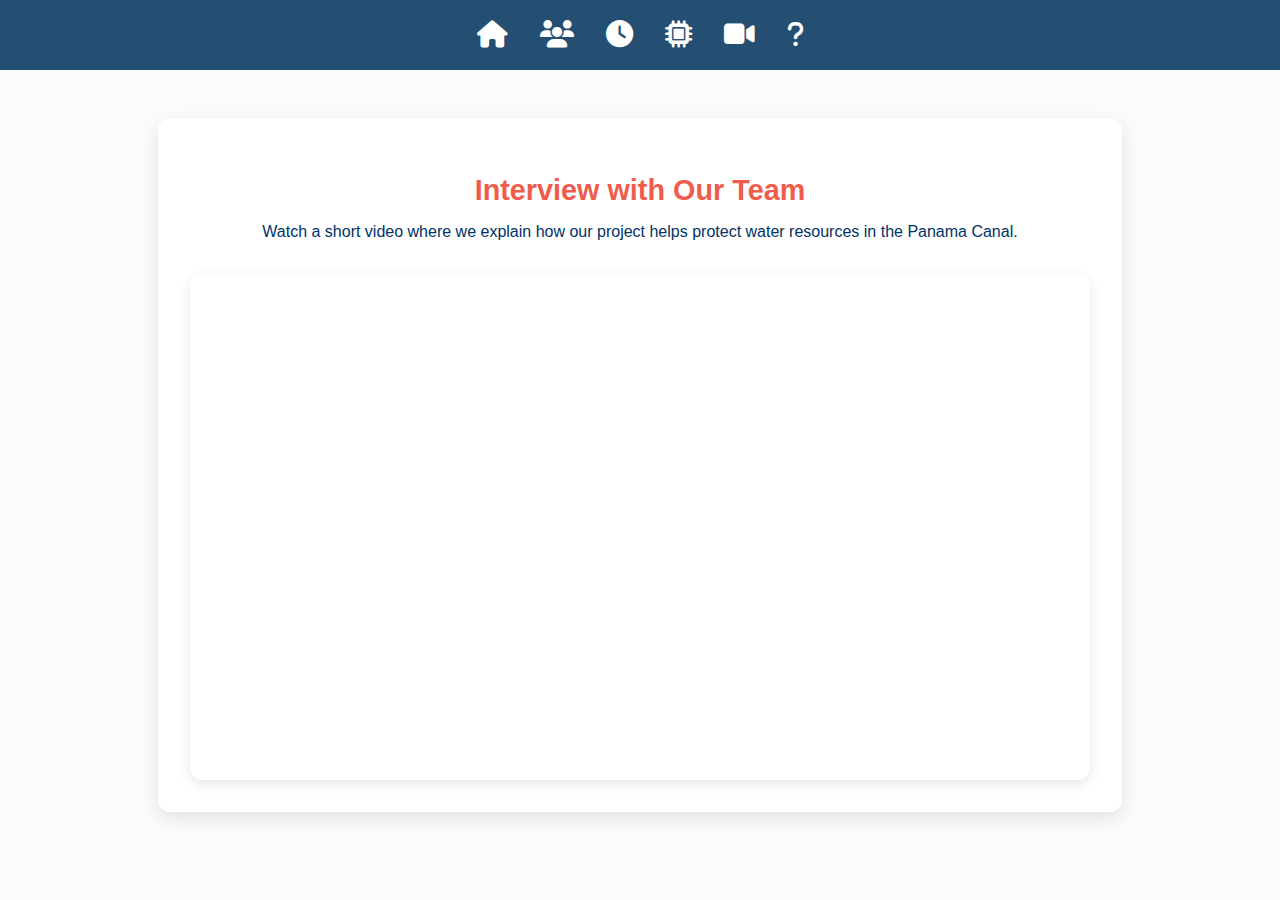
<file: interview.html>
<!DOCTYPE html>
<html lang="en">
<head>
  <meta charset="UTF-8">
  <meta name="viewport" content="width=device-width, initial-scale=1.0">
  <title>Interview - TECH FLOW</title>
  <link rel="stylesheet" href="https://cdnjs.cloudflare.com/ajax/libs/font-awesome/6.4.0/css/all.min.css">
  <link rel="stylesheet" href="interview.css">
</head>
<body>

  <nav class="navbar">
    <a href="index.html" title="Home"><i class="fas fa-home"></i></a>
    <a href="team.html" title="Our Team"><i class="fas fa-users"></i></a>
    <a href="timeline.html" title="Timeline"><i class="fas fa-clock"></i></a>
    <a href="tech.html" title="Smart Water Tech"><i class="fas fa-microchip"></i></a>
    <a href="interview.html" title="Interview Video"><i class="fas fa-video"></i></a>
    <a href="quiz.html" title="Quiz"><i class="fas fa-question"></i></a>
  </nav>

  <section class="interview-section">
    <h2>Interview with Our Team</h2>
    <p>Watch a short video where we explain how our project helps protect water resources in the Panama Canal.</p>

    <div class="video-container">
      <iframe width="100%" height="480" 
        src="https://www.youtube.com/embed/itZbWSFUWHI" 
        title="TECH FLOW Interview" 
        frameborder="0" 
        allow="accelerometer; autoplay; clipboard-write; encrypted-media; gyroscope; picture-in-picture; web-share" 
        allowfullscreen>
      </iframe>
    </div>
  </section>

</body>
</html>
</file>
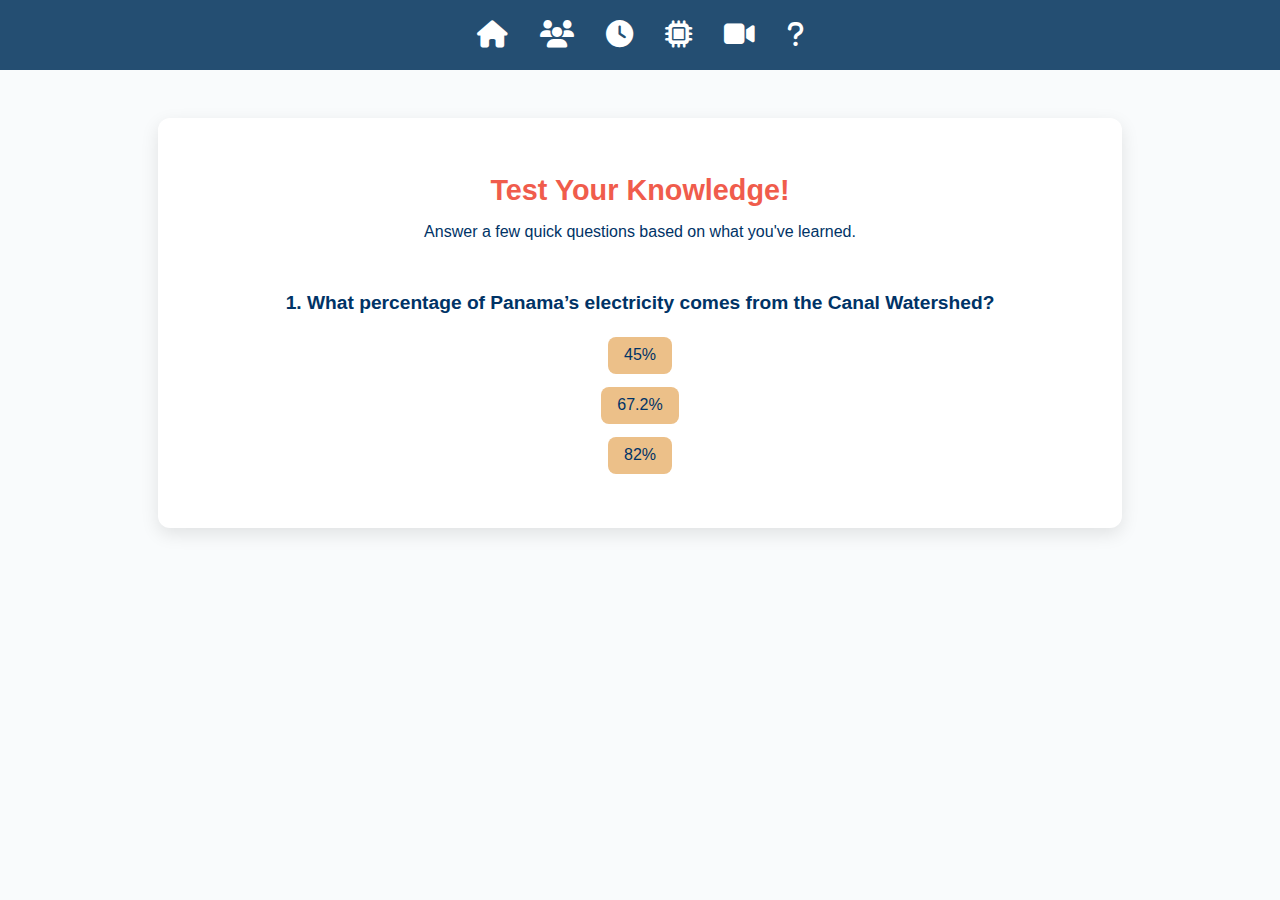
<file: quiz.html>
<!DOCTYPE html>
<html lang="en">
<head>
  <meta charset="UTF-8" />
  <meta name="viewport" content="width=device-width, initial-scale=1.0" />
  <title>Quiz - TECH FLOW</title>
  <link rel="stylesheet" href="https://cdnjs.cloudflare.com/ajax/libs/font-awesome/6.4.0/css/all.min.css" />
  <link rel="stylesheet" href="quiz.css" />
</head>
<body>

  <nav class="navbar">
    <a href="index.html" title="Home"><i class="fas fa-home"></i></a>
    <a href="team.html" title="Our Team"><i class="fas fa-users"></i></a>
    <a href="timeline.html" title="Timeline"><i class="fas fa-clock"></i></a>
    <a href="tech.html" title="Smart Water Tech"><i class="fas fa-microchip"></i></a>
    <a href="interview.html" title="Interview Video"><i class="fas fa-video"></i></a>
    <a href="quiz.html" title="Quiz"><i class="fas fa-question"></i></a>
  </nav>

  <section class="quiz-section">
    <h2>Test Your Knowledge!</h2>
    <p>Answer a few quick questions based on what you've learned.</p>

    <div class="quiz-container">
      <div class="question">
        <h3>1. What percentage of Panama’s electricity comes from the Canal Watershed?</h3>
        <ul>
          <li><button onclick="checkAnswer(this, false)">45%</button></li>
          <li><button onclick="checkAnswer(this, true)">67.2%</button></li>
          <li><button onclick="checkAnswer(this, false)">82%</button></li>
        </ul>
      </div>

      <div class="question">
        <h3>2. What is the main reason for the drop in water levels in recent years?</h3>
        <ul>
          <li><button onclick="checkAnswer(this, false)">Infrastructure problems</button></li>
          <li><button onclick="checkAnswer(this, true)">Climate change and reduced rainfall</button></li>
          <li><button onclick="checkAnswer(this, false)">Ship traffic</button></li>
        </ul>
      </div>

      <div class="question">
        <h3>3. What is the name of the lake where the Recycling Tank System will be focused?</h3>
        <ul>
          <li><button onclick="checkAnswer(this, false)">Miraflores Lake</button></li>
          <li><button onclick="checkAnswer(this, false)">Bayano Lake</button></li>
          <li><button onclick="checkAnswer(this, true)">Gatun Lake</button></li>
        </ul>
      </div>

      <div class="question">
        <h3>4. Which of the following is a goal of the Recycling Tank System?</h3>
        <ul>
          <li><button onclick="checkAnswer(this, false)">Increase ship size</button></li>
          <li><button onclick="checkAnswer(this, false)">Replace hydroelectric dams</button></li>
          <li><button onclick="checkAnswer(this, true)">Improve water reuse efficiency</button></li>
        </ul>
      </div>
    </div>
  </section>

  <script>
    function checkAnswer(button, isCorrect) {
      if (button.classList.contains('answered')) return;
      button.classList.add('answered');
      button.style.backgroundColor = isCorrect ? '#4CAF50' : '#F05C4C';
    }
  </script>

    <!-- al final de tu quiz.html -->
    <script src="quiz.js"></script>
  </body>
  </html>
  

</body>
</html>
</file>
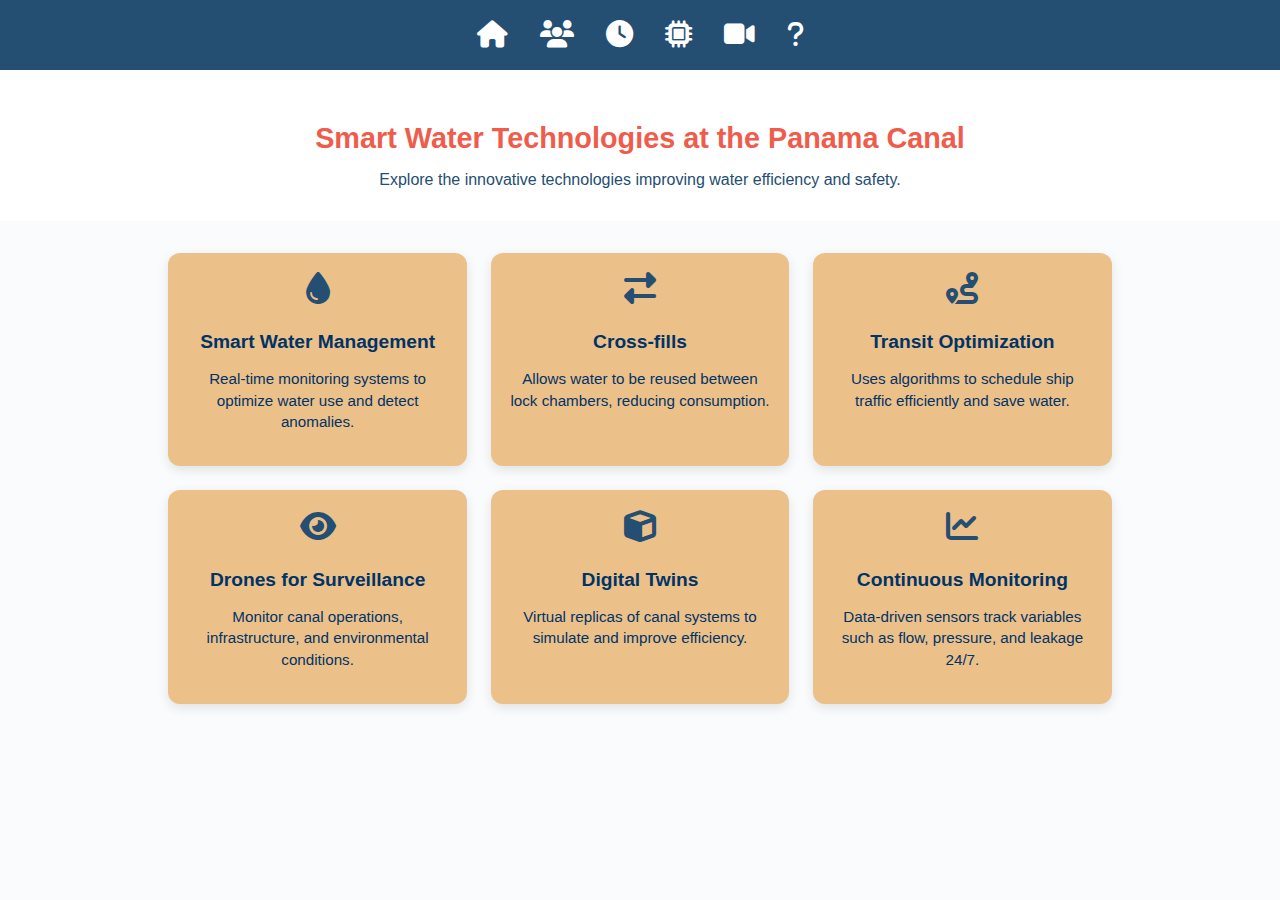
<file: tech.html>
<!DOCTYPE html>
<html lang="en">
<head>
  <meta charset="UTF-8">
  <meta name="viewport" content="width=device-width, initial-scale=1.0">
  <title>Smart Water Technologies</title>
  <link rel="stylesheet" href="https://cdnjs.cloudflare.com/ajax/libs/font-awesome/6.4.0/css/all.min.css">
  <link rel="stylesheet" href="tech.css">
</head>
<body>

  <nav class="navbar">
    <a href="index.html" title="Home"><i class="fas fa-home"></i></a>
    <a href="team.html" title="Our Team"><i class="fas fa-users"></i></a>
    <a href="timeline.html" title="Timeline"><i class="fas fa-clock"></i></a>
    <a href="tech.html" title="Smart Water Tech"><i class="fas fa-microchip"></i></a>
    <a href="interview.html" title="Interview Video"><i class="fas fa-video"></i></a>
    <a href="quiz.html" title="Quiz"><i class="fas fa-question"></i></a>
  </nav>

  <section class="tech-intro">
    <h1>Smart Water Technologies at the Panama Canal</h1>
    <p>Explore the innovative technologies improving water efficiency and safety.</p>
  </section>

  <section class="tech-cards">
    <div class="tech-card">
      <i class="fas fa-tint"></i>
      <h3>Smart Water Management</h3>
      <p>Real-time monitoring systems to optimize water use and detect anomalies.</p>
    </div>

    <div class="tech-card">
      <i class="fas fa-exchange-alt"></i>
      <h3>Cross-fills</h3>
      <p>Allows water to be reused between lock chambers, reducing consumption.</p>
    </div>

    <div class="tech-card">
      <i class="fas fa-route"></i>
      <h3>Transit Optimization</h3>
      <p>Uses algorithms to schedule ship traffic efficiently and save water.</p>
    </div>

    <div class="tech-card">
      <i class="fas fa-eye"></i>
      <h3>Drones for Surveillance</h3>      
      <p>Monitor canal operations, infrastructure, and environmental conditions.</p>
    </div>

    <div class="tech-card">
      <i class="fas fa-cube"></i>
      <h3>Digital Twins</h3>
      <p>Virtual replicas of canal systems to simulate and improve efficiency.</p>
    </div>

    <div class="tech-card">
      <i class="fas fa-chart-line"></i>
      <h3>Continuous Monitoring</h3>
      <p>Data-driven sensors track variables such as flow, pressure, and leakage 24/7.</p>
    </div>
  </section>

</body>
</html>
</file>
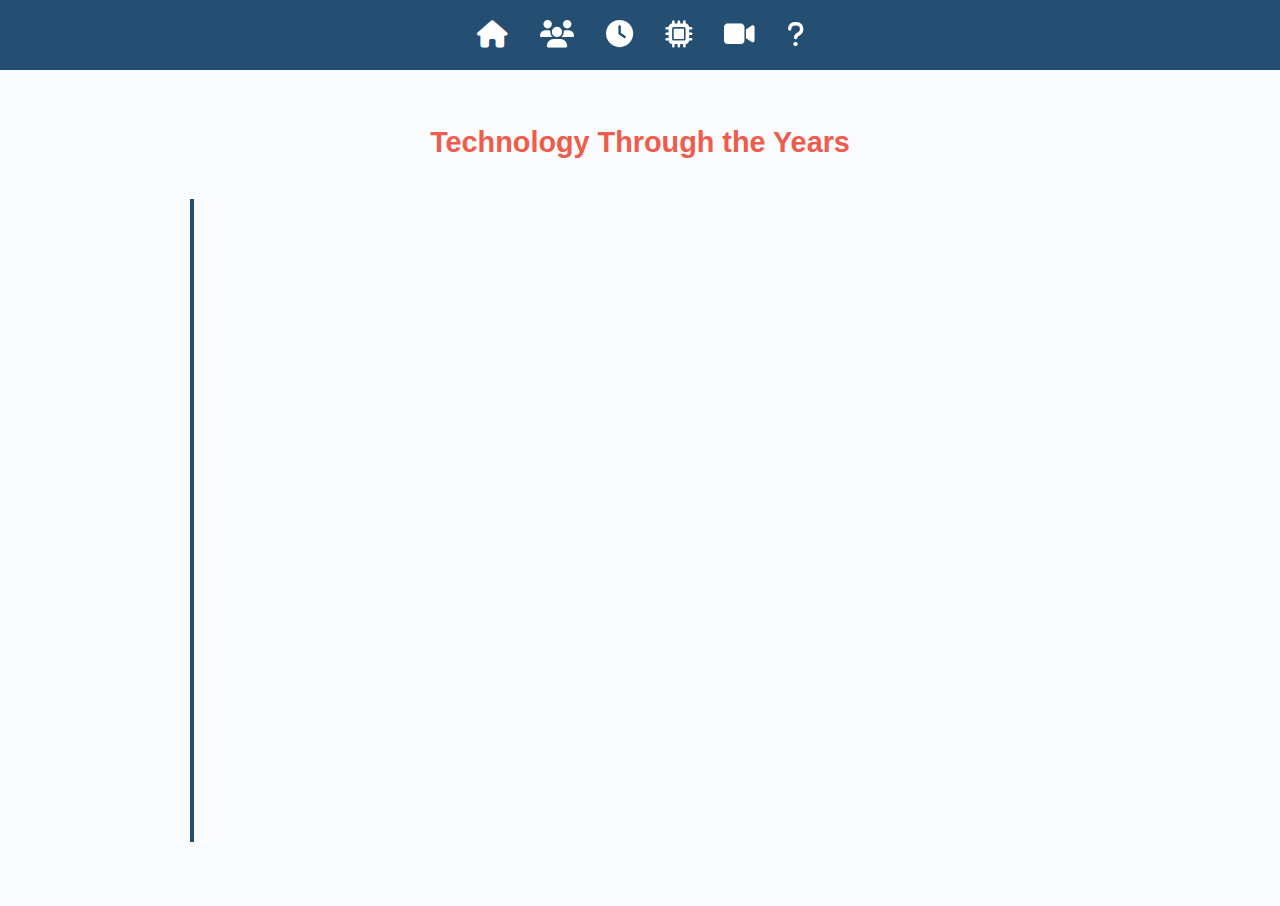
<file: timeline.html>
<!DOCTYPE html>
<html lang="en">
<head>
  <meta charset="UTF-8">
  <meta name="viewport" content="width=device-width, initial-scale=1.0">
  <title>Timeline - TECH FLOW</title>
  <link rel="stylesheet" href="https://cdnjs.cloudflare.com/ajax/libs/font-awesome/6.4.0/css/all.min.css">
  <link rel="stylesheet" href="timeline.css">
</head>
<body>

  <!-- Navbar -->
  <nav class="navbar">
    <a href="index.html" title="Home"><i class="fas fa-home"></i></a>
    <a href="team.html" title="Our Team"><i class="fas fa-users"></i></a>
    <a href="timeline.html" title="Timeline"><i class="fas fa-clock"></i></a>
    <a href="tech.html" title="Smart Water Tech"><i class="fas fa-microchip"></i></a>
    <a href="interview.html" title="Interview Video"><i class="fas fa-video"></i></a>
    <a href="quiz.html" title="Quiz"><i class="fas fa-question"></i></a>
  </nav>

  <!-- Timeline Section -->
  <section class="timeline-section">
    <h2>Technology Through the Years</h2>
    <div class="timeline-container">
      <div class="timeline-item">
        <div class="timeline-content">
          <h3>1914</h3>
          <p>Canal opens with gravity-based water use and mechanical controls.</p>
        </div>
      </div>
      <div class="timeline-item">
        <div class="timeline-content">
          <h3>1960s</h3>
          <p>Radar systems introduced for safer navigation and traffic control.</p>
        </div>
      </div>
      <div class="timeline-item">
        <div class="timeline-content">
          <h3>2000</h3>
          <p>Panama assumes control and initiates modernization plans.</p>
        </div>
      </div>
      <div class="timeline-item">
        <div class="timeline-content">
          <h3>2016</h3>
          <p>Expansion adds new locks with water-saving Cross-Fill systems.</p>
        </div>
      </div>
      <div class="timeline-item">
        <div class="timeline-content">
          <h3>2019</h3>
          <p>AI-powered scheduling improves transit efficiency.</p>
        </div>
      </div>
      <div class="timeline-item">
        <div class="timeline-content">
          <h3>2023</h3>
          <p>Digital Twins and Drones enhance monitoring and planning.</p>
        </div>
      </div>
    </div>
  </section>

</body>
</html>
</file>
<file: interview.css>
:root {
    --coral: #F05C4C;
    --navy: #244E72;
    --gold: #ECC089;
    --light: #F9FBFC;
    --darkblue: #003366;
    --white: #ffffff;
  }
  
  body {
    margin: 0;
    padding: 0;
    font-family: 'Arial', sans-serif;
    background-color: var(--light);
    color: var(--darkblue);
  }
  
  .navbar {
    display: flex;
    justify-content: center;
    align-items: center;
    padding: 1.2rem 1rem;
    background-color: var(--navy);
    position: sticky;
    top: 0;
    z-index: 1000;
    gap: 2rem;
  }
  
  .navbar a {
    color: var(--white);
    font-size: 1.7rem;
    position: relative;
    text-decoration: none;
    transition: 0.3s;
  }
  
  .navbar a:hover {
    color: var(--coral);
  }
  
  .navbar a::after {
    content: attr(title);
    position: absolute;
    bottom: -1.8rem;
    left: 50%;
    transform: translateX(-50%);
    background-color: white;
    color: var(--navy);
    padding: 3px 8px;
    font-size: 0.7rem;
    border-radius: 5px;
    opacity: 0;
    transition: opacity 0.3s;
  }
  
  .navbar a:hover::after {
    opacity: 1;
  }
  
  .interview-section {
    max-width: 900px;
    margin: 3rem auto;
    padding: 2rem;
    background-color: var(--white);
    border-radius: 12px;
    box-shadow: 0 6px 18px rgba(0,0,0,0.1);
    text-align: center;
  }
  
  .interview-section h2 {
    font-size: 1.8rem;
    color: var(--coral);
    margin-bottom: 1rem;
  }
  
  .interview-section p {
    font-size: 1rem;
    color: var(--darkblue);
    margin-bottom: 2rem;
  }
  
  .video-container {
    position: relative;
    padding-bottom: 56.25%; /* 16:9 aspect ratio */
    height: 0;
    overflow: hidden;
    border-radius: 12px;
    box-shadow: 0 4px 12px rgba(0,0,0,0.1);
  }
  
  .video-container iframe {
    position: absolute;
    top: 0;
    left: 0;
    width: 100%;
    height: 100%;
    border: none;
  }
</file>
<file: quiz.css>
:root {
    --coral: #F05C4C;
    --navy: #244E72;
    --gold: #ECC089;
    --light: #F9FBFC;
    --darkblue: #003366;
    --white: #ffffff;
  }
  
  body {
    margin: 0;
    padding: 0;
    font-family: 'Arial', sans-serif;
    background-color: var(--light);
    color: var(--darkblue);
  }
  
  .navbar {
    display: flex;
    justify-content: center;
    align-items: center;
    padding: 1.2rem 1rem;
    background-color: var(--navy);
    position: sticky;
    top: 0;
    z-index: 1000;
    gap: 2rem;
  }
  
  .navbar a {
    color: var(--white);
    font-size: 1.7rem;
    position: relative;
    text-decoration: none;
    transition: 0.3s;
  }
  
  .navbar a:hover {
    color: var(--coral);
  }
  
  .navbar a::after {
    content: attr(title);
    position: absolute;
    bottom: -1.8rem;
    left: 50%;
    transform: translateX(-50%);
    background-color: white;
    color: var(--navy);
    padding: 3px 8px;
    font-size: 0.7rem;
    border-radius: 5px;
    opacity: 0;
    transition: opacity 0.3s;
  }
  
  .navbar a:hover::after {
    opacity: 1;
  }
  
  .quiz-section {
    max-width: 900px;
    margin: 3rem auto;
    padding: 2rem;
    background-color: var(--white);
    border-radius: 12px;
    box-shadow: 0 6px 18px rgba(0,0,0,0.1);
    text-align: center;
  }
  
  .quiz-section h2 {
    font-size: 1.8rem;
    color: var(--coral);
    margin-bottom: 1rem;
  }
  
  .quiz-section p {
    font-size: 1rem;
    margin-bottom: 2rem;
  }
  
  .quiz-container {
    display: flex;
    flex-direction: column;
    gap: 2rem;
  }
  
  .question h3 {
    font-size: 1.2rem;
    color: var(--darkblue);
    margin-bottom: 1rem;
  }
  
  .question ul {
    list-style: none;
    padding: 0;
  }
  
  .question button {
    background-color: var(--gold);
    border: none;
    color: var(--darkblue);
    padding: 0.6rem 1rem;
    margin: 0.4rem;
    font-size: 1rem;
    border-radius: 8px;
    cursor: pointer;
    transition: background-color 0.3s ease;
  }
  
  .question button:hover {
    background-color: var(--coral);
    color: white;
  }
  
  .question button.answered {
    pointer-events: none;
    opacity: 0.8;
  }
</file>
<file: tech.css>
:root {
    --coral: #F05C4C;
    --navy: #244E72;
    --gold: #ECC089;
    --light: #F9FBFC;
    --darkblue: #003366;
    --white: #ffffff;
  }
  
  body {
    margin: 0;
    padding: 0;
    font-family: 'Arial', sans-serif;
    background-color: var(--light);
    color: var(--darkblue);
  }
  
  .navbar {
    display: flex;
    justify-content: center;
    align-items: center;
    padding: 1.2rem 1rem;
    background-color: var(--navy);
    position: sticky;
    top: 0;
    z-index: 1000;
    gap: 2rem;
  }
  
  .navbar a {
    color: var(--white);
    font-size: 1.7rem;
    position: relative;
    text-decoration: none;
    transition: 0.3s;
  }
  
  .navbar a:hover {
    color: var(--coral);
  }
  
  .navbar a::after {
    content: attr(title);
    position: absolute;
    bottom: -1.8rem;
    left: 50%;
    transform: translateX(-50%);
    background-color: white;
    color: var(--navy);
    padding: 3px 8px;
    font-size: 0.7rem;
    border-radius: 5px;
    opacity: 0;
    transition: opacity 0.3s;
  }
  
  .navbar a:hover::after {
    opacity: 1;
  }
  
  .tech-intro {
    text-align: center;
    padding: 2rem 1rem;
    background-color: var(--white);
  }
  
  .tech-intro h1 {
    color: var(--coral);
    font-size: 1.8rem;
    margin-bottom: 1rem;
  }
  
  .tech-intro p {
    font-size: 1rem;
    max-width: 700px;
    margin: 0 auto;
    color: var(--navy);
  }
  
  .tech-cards {
    display: flex;
    flex-wrap: wrap;
    justify-content: center;
    gap: 1.5rem;
    padding: 2rem;
  }
  
  .tech-card {
    background-color: var(--gold);
    color: var(--darkblue);
    border-radius: 12px;
    padding: 1.2rem;
    width: 260px;
    text-align: center;
    box-shadow: 0 4px 12px rgba(0,0,0,0.1);
    transition: transform 0.3s ease;
  }
  
  .tech-card:hover {
    transform: translateY(-5px);
  }
  
  .tech-card i {
    font-size: 2rem;
    margin-bottom: 0.5rem;
    color: var(--navy);
  }
  
  .tech-card h3 {
    font-size: 1.2rem;
    margin-bottom: 0.5rem;
    color: var(--darkblue);
  }
  
  .tech-card p {
    font-size: 0.95rem;
    line-height: 1.4;
  }
</file>
<file: timeline.css>
:root {
    --coral: #F05C4C;
    --navy: #244E72;
    --gold: #ECC089;
    --light: #F9FBFC;
    --darkblue: #003366;
    --white: #ffffff;
  }
  
  body {
    margin: 0;
    padding: 0;
    font-family: 'Arial', sans-serif;
    background-color: var(--light);
    color: var(--darkblue);
  }
  
  .navbar {
    display: flex;
    justify-content: center;
    align-items: center;
    padding: 1.2rem 1rem;
    background-color: var(--navy);
    position: sticky;
    top: 0;
    z-index: 1000;
    gap: 2rem;
  }
  
  .navbar a {
    color: var(--white);
    font-size: 1.7rem;
    position: relative;
    text-decoration: none;
    transition: 0.3s;
  }
  
  .navbar a:hover {
    color: var(--coral);
  }
  
  .navbar a::after {
    content: attr(title);
    position: absolute;
    bottom: -1.8rem;
    left: 50%;
    transform: translateX(-50%);
    background-color: white;
    color: var(--navy);
    padding: 3px 8px;
    font-size: 0.7rem;
    border-radius: 5px;
    opacity: 0;
    transition: opacity 0.3s;
  }
  
  .navbar a:hover::after {
    opacity: 1;
  }
  
  .timeline-section {
    padding: 2rem;
    max-width: 900px;
    margin: auto;
    text-align: center;
  }
  
  .timeline-section h2 {
    color: var(--coral);
    font-size: 1.8rem;
    margin-bottom: 2.5rem;
  }
  
  .timeline-container {
    position: relative;
    padding-left: 2rem;
    border-left: 4px solid var(--navy);
  }
  
  .timeline-item {
    opacity: 0;
    transform: translateY(30px);
    animation: fadeInUp 0.8s ease-out forwards;
    animation-delay: var(--delay);
    margin-bottom: 2rem;
    position: relative;
  }
  
  .timeline-item::before {
    content: "";
    position: absolute;
    left: -0.7rem;
    top: 0.3rem;
    width: 14px;
    height: 14px;
    background-color: var(--gold);
    border-radius: 50%;
    border: 2px solid var(--navy);
  }
  
  .timeline-content {
    background-color: var(--white);
    padding: 1rem 1.2rem;
    border-radius: 8px;
    box-shadow: 0 4px 8px rgba(0,0,0,0.08);
    text-align: left;
  }
  
  .timeline-content h3 {
    margin-top: 0;
    color: var(--coral);
    font-size: 1.3rem;
    margin-bottom: 0.4rem;
  }
  
  .timeline-content p {
    margin: 0;
    font-size: 1rem;
    color: var(--darkblue);
  }
  
  @keyframes fadeInUp {
    to {
      opacity: 1;
      transform: translateY(0);
    }
  }
  
  /* Delay for each item */
  .timeline-item:nth-child(1) { --delay: 0s; }
  .timeline-item:nth-child(2) { --delay: 0.2s; }
  .timeline-item:nth-child(3) { --delay: 0.4s; }
  .timeline-item:nth-child(4) { --delay: 0.6s; }
  .timeline-item:nth-child(5) { --delay: 0.8s; }
  .timeline-item:nth-child(6) { --delay: 1s; }
</file>
